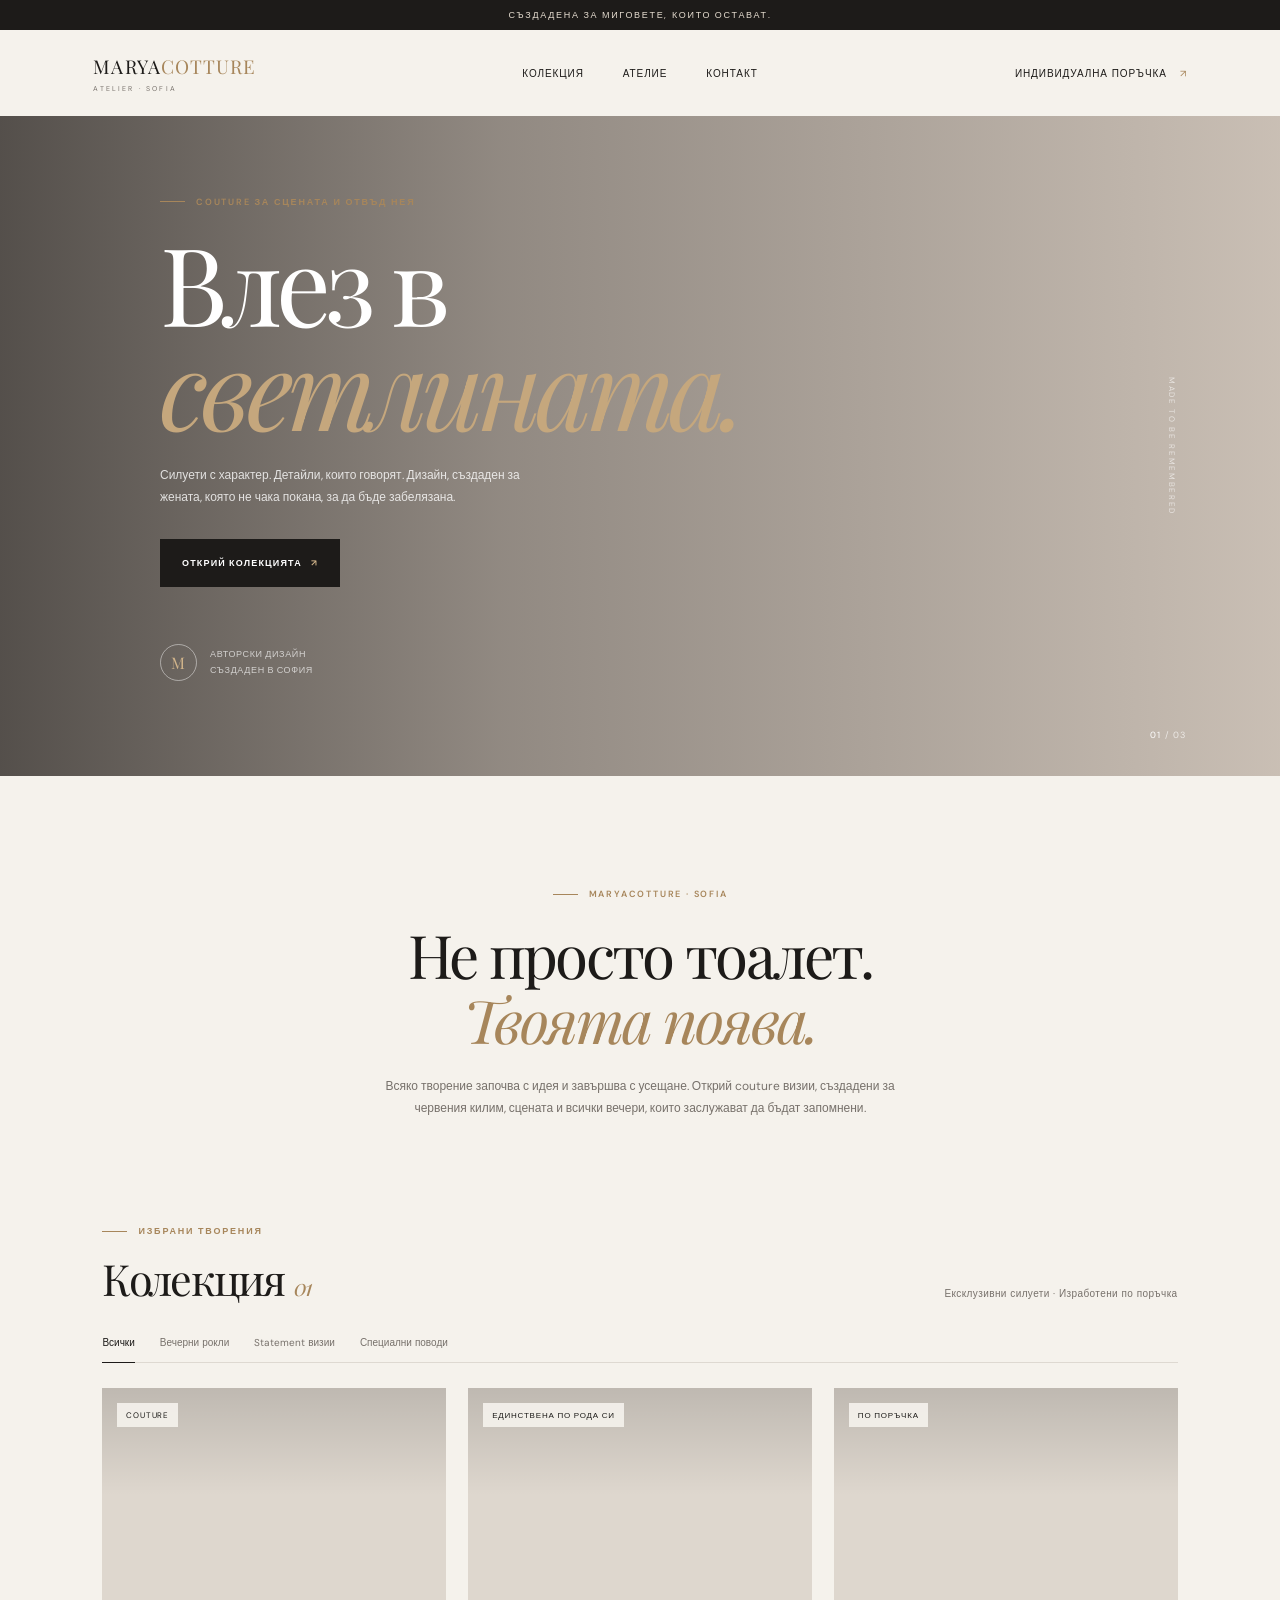
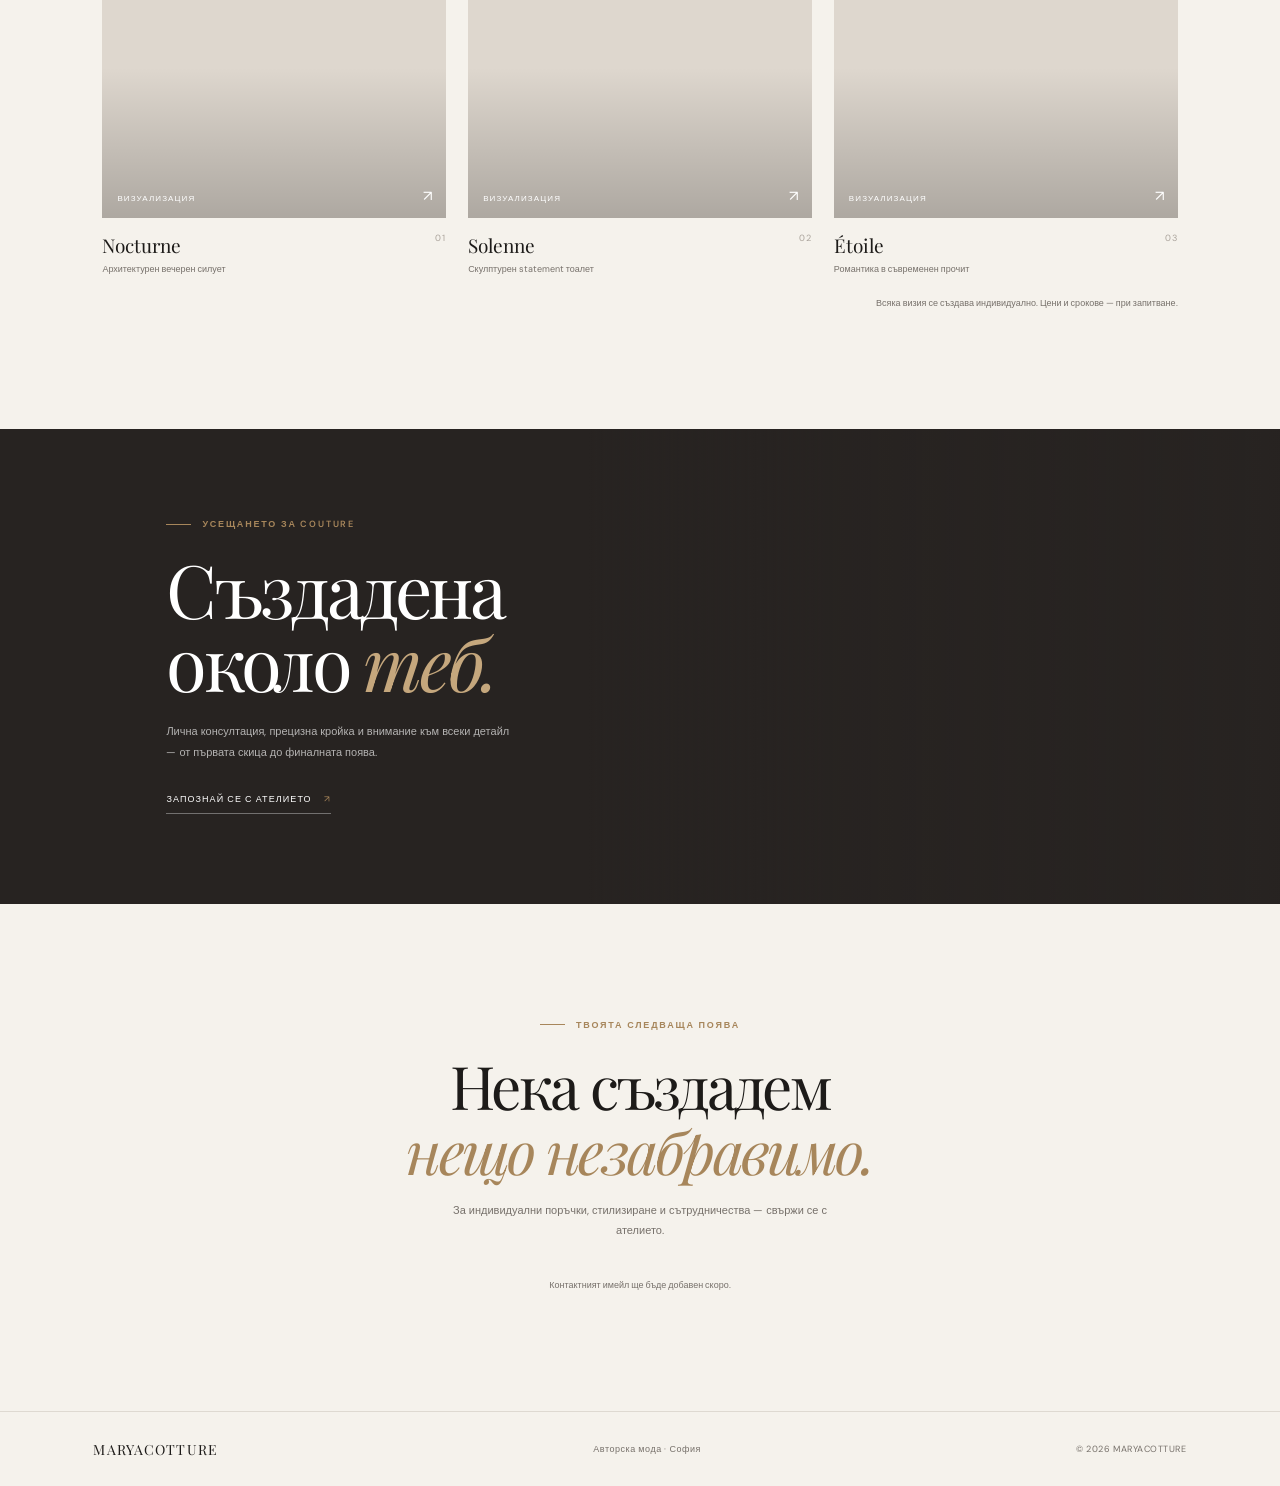
<file: maryacotture/index.html>
<!doctype html>
<html lang="bg">
  <head>
    <meta charset="UTF-8">
    <meta name="viewport" content="width=device-width, initial-scale=1">
    <meta name="theme-color" content="#f5f2ec">
    <meta
      name="description"
      content="MARYACOTTURE — авторска couture мода за червения килим и специалните моменти."
    >
    <title>MARYACOTTURE — Couture, made to be remembered</title>
    <link rel="preconnect" href="https://fonts.googleapis.com">
    <link rel="preconnect" href="https://fonts.gstatic.com" crossorigin>
    <link
      href="https://fonts.googleapis.com/css2?family=DM+Sans:wght@400;500;600;700&family=Playfair+Display:wght@400;500;600&display=swap"
      rel="stylesheet"
    >
    <link rel="stylesheet" href="styles.css">
    <script src="script.js" defer></script>
  </head>
  <body>
    <div class="announcement">Създадена за миговете, които остават.</div>

    <header class="site-header">
      <a class="wordmark" href="#home" aria-label="MARYACOTTURE — начало">
        <span class="wordmark-name">MARYA<span class="wordmark-accent">COTTURE</span></span>
        <span class="wordmark-caption">ATELIER · SOFIA</span>
      </a>

      <button class="menu-toggle" type="button" aria-expanded="false" aria-controls="primary-nav">
        <span></span>
        <span></span>
        <span class="visually-hidden">Отвори менюто</span>
      </button>

      <nav class="primary-nav" id="primary-nav" aria-label="Основна навигация">
        <a href="#collection">Колекция</a>
        <a href="#atelier">Ателие</a>
        <a href="#contact">Контакт</a>
      </nav>
      <a class="header-cta" href="#contact">Индивидуална поръчка <span aria-hidden="true">↗</span></a>
    </header>

    <main>
      <section class="hero" id="home">
        <div class="hero-image" role="img" aria-label="Моден портрет в couture рокля"></div>
        <div class="hero-copy">
          <p class="eyebrow"><span></span> Couture за сцената и отвъд нея</p>
          <h1>Влез в<br><em>светлината.</em></h1>
          <p class="hero-description">
            Силуети с характер. Детайли, които говорят. Дизайн, създаден за жената,
            която не чака покана, за да бъде забелязана.
          </p>
          <a class="button button-dark" href="#collection">Открий колекцията <span aria-hidden="true">↗</span></a>
          <div class="hero-note">
            <span class="hero-note-mark">M</span>
            <span>Авторски дизайн<br>създаден в София</span>
          </div>
        </div>
        <div class="hero-index"><span>01</span> / 03</div>
        <span class="hero-side-label">MADE TO BE REMEMBERED</span>
      </section>

      <section class="intro section-wrap">
        <p class="eyebrow"><span></span> MARYACOTTURE · SOFIA</p>
        <h2>Не просто тоалет.<br><em>Твоята поява.</em></h2>
        <p class="intro-text">
          Всяко творение започва с идея и завършва с усещане. Открий couture визии,
          създадени за червения килим, сцената и всички вечери, които заслужават
          да бъдат запомнени.
        </p>
      </section>

      <section class="collection section-wrap" id="collection">
        <div class="section-heading">
          <div>
            <p class="eyebrow"><span></span> Избрани творения</p>
            <h2>Колекция <em>01</em></h2>
          </div>
          <p class="section-aside">Ексклузивни силуети · Изработени по поръчка</p>
        </div>

        <div class="filters" role="group" aria-label="Филтрирай колекцията">
          <button class="filter-button is-active" type="button" data-filter="all" aria-pressed="true">Всички</button>
          <button class="filter-button" type="button" data-filter="gowns" aria-pressed="false">Вечерни рокли</button>
          <button class="filter-button" type="button" data-filter="statement" aria-pressed="false">Statement визии</button>
          <button class="filter-button" type="button" data-filter="bridal" aria-pressed="false">Специални поводи</button>
        </div>

        <div class="product-grid">
          <article class="product-card" data-category="gowns">
            <a class="product-image image-one" href="#contact" aria-label="Запитване за рокля Nocturne">
              <span class="product-tag">Couture</span>
              <span class="image-caption">Визуализация</span>
              <span class="product-arrow" aria-hidden="true">↗</span>
            </a>
            <div class="product-details">
              <div><h3>Nocturne</h3><p>Архитектурен вечерен силует</p></div>
              <span class="product-number">01</span>
            </div>
          </article>
          <article class="product-card" data-category="statement">
            <a class="product-image image-two" href="#contact" aria-label="Запитване за визия Solenne">
              <span class="product-tag">Единствена по рода си</span>
              <span class="image-caption">Визуализация</span>
              <span class="product-arrow" aria-hidden="true">↗</span>
            </a>
            <div class="product-details">
              <div><h3>Solenne</h3><p>Скулптурен statement тоалет</p></div>
              <span class="product-number">02</span>
            </div>
          </article>
          <article class="product-card" data-category="bridal">
            <a class="product-image image-three" href="#contact" aria-label="Запитване за рокля Étoile">
              <span class="product-tag">По поръчка</span>
              <span class="image-caption">Визуализация</span>
              <span class="product-arrow" aria-hidden="true">↗</span>
            </a>
            <div class="product-details">
              <div><h3>Étoile</h3><p>Романтика в съвременен прочит</p></div>
              <span class="product-number">03</span>
            </div>
          </article>
        </div>
        <p class="collection-note">Всяка визия се създава индивидуално. Цени и срокове — при запитване.</p>
      </section>

      <section class="atelier-banner" id="atelier">
        <div class="atelier-image" role="img" aria-label="Детайл от авторски моден дизайн"></div>
        <div class="atelier-copy">
          <p class="eyebrow"><span></span> Усещането за couture</p>
          <h2>Създадена<br>около <em>теб.</em></h2>
          <p>Лична консултация, прецизна кройка и внимание към всеки детайл — от първата скица до финалната поява.</p>
          <a class="text-link" href="#contact">Запознай се с ателието <span aria-hidden="true">↗</span></a>
        </div>
      </section>

      <section class="contact section-wrap" id="contact">
        <p class="eyebrow"><span></span> Твоята следваща поява</p>
        <h2>Нека създадем<br><em>нещо незабравимо.</em></h2>
        <p>За индивидуални поръчки, стилизиране и сътрудничества — свържи се с ателието.</p>
        <span class="contact-note">Контактният имейл ще бъде добавен скоро.</span>
      </section>
    </main>

    <footer class="site-footer">
      <a class="footer-wordmark" href="#home">MARYACOTTURE</a>
      <span>Авторска мода · София</span>
      <span>© <span id="current-year"></span> MARYACOTTURE</span>
    </footer>
  </body>
</html>
</file>
<file: maryacotture/styles.css>
:root {
  color-scheme: light;
  --paper: #f5f2ec;
  --ink: #1d1b19;
  --muted: #77716b;
  --line: #ded9d1;
  --gold: #a7865b;
  --serif: "Playfair Display", Georgia, serif;
  --sans: "DM Sans", Arial, sans-serif;
}

* {
  box-sizing: border-box;
}

html {
  scroll-behavior: smooth;
}

body {
  margin: 0;
  background: var(--paper);
  color: var(--ink);
  font-family: var(--sans);
  -webkit-font-smoothing: antialiased;
}

a {
  color: inherit;
  text-decoration: none;
}

button {
  color: inherit;
  font: inherit;
}

.announcement {
  display: flex;
  min-height: 30px;
  align-items: center;
  justify-content: center;
  background: var(--ink);
  color: #e6ddd0;
  font-size: 9px;
  letter-spacing: .19em;
  text-transform: uppercase;
}

.site-header {
  position: relative;
  z-index: 5;
  display: grid;
  min-height: 86px;
  grid-template-columns: 1fr auto 1fr;
  align-items: center;
  padding: 0 7.3%;
  background: var(--paper);
}

.wordmark {
  display: inline-flex;
  width: fit-content;
  flex-direction: column;
  gap: 5px;
}

.wordmark-name {
  font-family: var(--serif);
  font-size: 19px;
  letter-spacing: .055em;
}

.wordmark-accent {
  color: var(--gold);
}

.wordmark-caption {
  color: var(--muted);
  font-size: 7px;
  letter-spacing: .31em;
}

.primary-nav {
  display: flex;
  align-items: center;
  gap: 39px;
}

.primary-nav a,
.header-cta {
  font-size: 10px;
  letter-spacing: .09em;
  text-transform: uppercase;
}

.primary-nav a {
  transition: color .2s ease;
}

.primary-nav a:hover,
.text-link:hover {
  color: var(--gold);
}

.header-cta {
  justify-self: end;
}

.header-cta span,
.button span,
.text-link span {
  margin-left: 9px;
  color: var(--gold);
}

.menu-toggle,
.visually-hidden {
  display: none;
}

.hero {
  position: relative;
  display: flex;
  min-height: min(660px, calc(100svh - 116px));
  align-items: center;
  overflow: hidden;
  background: #d3c8bd;
}

.hero-image,
.atelier-image {
  position: absolute;
  inset: 0;
  background-position: center 38%;
  background-size: cover;
}

.hero-image {
  background-image:
    linear-gradient(90deg, rgba(22, 20, 19, .67) 0%, rgba(22, 20, 19, .35) 39%, rgba(22, 20, 19, .05) 100%),
    url("https://images.unsplash.com/photo-1539109136881-3be0616acf4b?auto=format&fit=crop&w=2200&q=85");
  background-position: center 36%;
}

.hero-copy {
  position: relative;
  z-index: 1;
  width: min(590px, 55%);
  margin-left: 12.5%;
  padding: 65px 0 80px;
  color: #fff;
}

.eyebrow {
  display: flex;
  align-items: center;
  gap: 11px;
  margin: 0 0 22px;
  color: var(--gold);
  font-size: 9px;
  font-weight: 600;
  letter-spacing: .2em;
  text-transform: uppercase;
}

.eyebrow span {
  width: 25px;
  height: 1px;
  background: currentColor;
}

.hero h1,
.intro h2,
.section-heading h2,
.atelier-copy h2,
.contact h2 {
  margin: 0;
  font-family: var(--serif);
  font-weight: 400;
}

.hero h1 {
  font-size: clamp(62px, 8.5vw, 112px);
  letter-spacing: -.055em;
  line-height: .96;
}

.hero h1 em,
.intro h2 em,
.section-heading h2 em,
.atelier-copy h2 em,
.contact h2 em {
  color: #c5a77d;
  font-weight: 400;
}

.hero-description {
  max-width: 370px;
  margin: 25px 0 30px;
  color: rgba(255, 255, 255, .8);
  font-size: 12px;
  line-height: 1.9;
}

.button {
  display: inline-flex;
  min-height: 48px;
  align-items: center;
  justify-content: center;
  padding: 0 22px;
  font-size: 9px;
  font-weight: 600;
  letter-spacing: .13em;
  text-transform: uppercase;
  transition: background .2s ease, color .2s ease;
}

.button-dark {
  background: var(--ink);
  color: #fff;
}

.button-dark:hover {
  background: var(--gold);
}

.button-dark span {
  color: #d2b58b;
}

.hero-note {
  display: flex;
  align-items: center;
  gap: 13px;
  margin-top: 57px;
  color: rgba(255, 255, 255, .68);
  font-size: 9px;
  letter-spacing: .07em;
  line-height: 1.7;
  text-transform: uppercase;
}

.hero-note-mark {
  display: grid;
  width: 37px;
  height: 37px;
  place-items: center;
  border: 1px solid rgba(255, 255, 255, .45);
  border-radius: 50%;
  color: #d2b58b;
  font-family: var(--serif);
  font-size: 16px;
}

.hero-index {
  position: absolute;
  right: 7.3%;
  bottom: 35px;
  color: rgba(255, 255, 255, .7);
  font-size: 9px;
  letter-spacing: .14em;
}

.hero-index span {
  color: #fff;
}

.hero-side-label {
  position: absolute;
  top: 50%;
  right: 3%;
  color: rgba(255, 255, 255, .63);
  font-size: 8px;
  letter-spacing: .21em;
  transform: translateY(-50%) rotate(90deg);
  transform-origin: center;
}

.section-wrap {
  width: min(1120px, 84%);
  margin: 0 auto;
}

.intro {
  display: flex;
  flex-direction: column;
  align-items: center;
  padding: 112px 0 105px;
  text-align: center;
}

.intro .eyebrow {
  justify-content: center;
}

.intro h2,
.contact h2 {
  font-size: clamp(40px, 5vw, 60px);
  letter-spacing: -.045em;
  line-height: 1.08;
}

.intro h2 em {
  color: var(--gold);
}

.intro-text {
  max-width: 520px;
  margin: 23px 0 0;
  color: var(--muted);
  font-size: 12px;
  line-height: 1.9;
}

.collection {
  padding-bottom: 120px;
}

.section-heading {
  display: flex;
  align-items: end;
  justify-content: space-between;
  margin-bottom: 29px;
}

.section-heading .eyebrow {
  margin-bottom: 12px;
}

.section-heading h2 {
  font-size: 43px;
  letter-spacing: -.04em;
}

.section-heading h2 em {
  color: var(--gold);
  font-size: 23px;
}

.section-aside {
  margin: 0 0 7px;
  color: var(--muted);
  font-size: 10px;
  letter-spacing: .04em;
}

.filters {
  display: flex;
  gap: 25px;
  margin-bottom: 25px;
  border-bottom: 1px solid var(--line);
}

.filter-button {
  position: relative;
  padding: 0 0 13px;
  border: 0;
  background: transparent;
  color: var(--muted);
  cursor: pointer;
  font-size: 10px;
  transition: color .2s ease;
}

.filter-button::after {
  position: absolute;
  right: 0;
  bottom: -1px;
  left: 0;
  height: 1px;
  background: var(--ink);
  content: "";
  transform: scaleX(0);
  transition: transform .2s ease;
}

.filter-button:hover,
.filter-button.is-active {
  color: var(--ink);
}

.filter-button.is-active::after {
  transform: scaleX(1);
}

.product-grid {
  display: grid;
  grid-template-columns: repeat(3, minmax(0, 1fr));
  gap: 22px;
}

.product-card[hidden] {
  display: none;
}

.product-image {
  position: relative;
  display: block;
  overflow: hidden;
  aspect-ratio: 4 / 5;
  background-color: #ded7ce;
  background-position: center;
  background-size: cover;
}

.product-image::after {
  position: absolute;
  inset: 0;
  background: linear-gradient(180deg, rgba(0, 0, 0, .14), transparent 25%, transparent 65%, rgba(0, 0, 0, .22));
  content: "";
}

.image-one {
  background-image: url("https://images.unsplash.com/photo-1566174053879-31528523f8ae?auto=format&fit=crop&w=900&q=80");
}

.image-two {
  background-image: url("https://images.unsplash.com/photo-1595777457583-95e059d581b8?auto=format&fit=crop&w=900&q=80");
}

.image-three {
  background-image: url("https://images.unsplash.com/photo-1515886657613-9f3515b0c78f?auto=format&fit=crop&w=900&q=80");
}

.product-tag,
.image-caption,
.product-arrow {
  position: absolute;
  z-index: 1;
}

.product-tag {
  top: 15px;
  left: 15px;
  padding: 7px 9px;
  background: rgba(245, 242, 236, .93);
  font-size: 8px;
  letter-spacing: .1em;
  text-transform: uppercase;
}

.image-caption {
  bottom: 15px;
  left: 15px;
  color: #fff;
  font-size: 8px;
  letter-spacing: .14em;
  text-transform: uppercase;
}

.product-arrow {
  right: 14px;
  bottom: 12px;
  color: #fff;
  font-size: 15px;
  transition: transform .2s ease;
}

.product-image:hover .product-arrow {
  transform: translate(3px, -3px);
}

.product-details {
  display: flex;
  align-items: start;
  justify-content: space-between;
  padding-top: 14px;
}

.product-details h3 {
  margin: 0;
  font-family: var(--serif);
  font-size: 19px;
  font-weight: 400;
}

.product-details p {
  margin: 5px 0 0;
  color: var(--muted);
  font-size: 9px;
}

.product-number {
  color: #aaa39b;
  font-size: 9px;
  letter-spacing: .1em;
}

.collection-note {
  margin: 22px 0 0;
  color: var(--muted);
  font-size: 9px;
  text-align: right;
}

.atelier-banner {
  position: relative;
  display: flex;
  min-height: 475px;
  align-items: center;
  overflow: hidden;
  background: #272321;
  color: #fff;
}

.atelier-image {
  left: 46%;
  background-image:
    linear-gradient(90deg, #272321 0%, rgba(39, 35, 33, .3) 34%, rgba(39, 35, 33, .02) 100%),
    url("https://images.unsplash.com/photo-1529139574466-a303027c1d8b?auto=format&fit=crop&w=1600&q=80");
  background-position: center 42%;
}

.atelier-copy {
  position: relative;
  z-index: 1;
  width: min(480px, 42%);
  margin-left: 13%;
  padding: 70px 0;
}

.atelier-copy h2 {
  font-size: clamp(48px, 6vw, 74px);
  letter-spacing: -.05em;
  line-height: .99;
}

.atelier-copy > p:not(.eyebrow) {
  max-width: 350px;
  margin: 22px 0 24px;
  color: rgba(255, 255, 255, .65);
  font-size: 11px;
  line-height: 1.9;
}

.text-link {
  display: inline-block;
  padding-bottom: 8px;
  border-bottom: 1px solid rgba(255, 255, 255, .35);
  font-size: 9px;
  letter-spacing: .12em;
  text-transform: uppercase;
  transition: color .2s ease;
}

.contact {
  display: flex;
  flex-direction: column;
  align-items: center;
  padding: 115px 0 120px;
  text-align: center;
}

.contact .eyebrow {
  justify-content: center;
}

.contact h2 em {
  color: var(--gold);
}

.contact > p:not(.eyebrow) {
  max-width: 420px;
  margin: 19px 0 25px;
  color: var(--muted);
  font-size: 11px;
  line-height: 1.8;
}

.contact-note {
  margin-top: 13px;
  color: var(--muted);
  font-size: 9px;
}

.site-footer {
  display: flex;
  min-height: 75px;
  align-items: center;
  justify-content: space-between;
  padding: 0 7.3%;
  border-top: 1px solid var(--line);
  color: var(--muted);
  font-size: 9px;
  letter-spacing: .06em;
}

.footer-wordmark {
  color: var(--ink);
  font-family: var(--serif);
  font-size: 14px;
  letter-spacing: .08em;
}

@media (max-width: 760px) {
  .site-header {
    min-height: 72px;
    grid-template-columns: 1fr auto;
    padding: 0 6%;
  }

  .wordmark-name {
    font-size: 17px;
  }

  .menu-toggle {
    display: flex;
    width: 38px;
    height: 38px;
    flex-direction: column;
    align-items: center;
    justify-content: center;
    gap: 5px;
    border: 0;
    background: transparent;
    cursor: pointer;
  }

  .menu-toggle span:not(.visually-hidden) {
    width: 20px;
    height: 1px;
    background: var(--ink);
  }

  .visually-hidden {
    position: absolute;
    width: 1px;
    height: 1px;
    overflow: hidden;
    clip: rect(0, 0, 0, 0);
    white-space: nowrap;
  }

  .primary-nav {
    position: absolute;
    top: 100%;
    right: 0;
    left: 0;
    display: none;
    flex-direction: column;
    align-items: stretch;
    gap: 0;
    padding: 8px 6% 18px;
    background: var(--paper);
    box-shadow: 0 12px 18px rgba(0, 0, 0, .06);
  }

  .primary-nav.is-open {
    display: flex;
  }

  .primary-nav a {
    padding: 13px 0;
    border-top: 1px solid var(--line);
  }

  .header-cta {
    display: none;
  }

  .hero {
    min-height: 670px;
    align-items: end;
  }

  .hero-image {
    background-position: 58% center;
  }

  .hero-copy {
    width: 87%;
    margin: 0 0 0 7%;
    padding: 85px 0 73px;
  }

  .hero h1 {
    font-size: clamp(66px, 15vw, 94px);
  }

  .hero-description {
    max-width: 330px;
    font-size: 11px;
  }

  .hero-note {
    margin-top: 35px;
  }

  .hero-side-label {
    display: none;
  }

  .hero-index {
    right: 7%;
    bottom: 25px;
  }

  .section-wrap {
    width: 86%;
  }

  .intro {
    padding: 83px 0 78px;
  }

  .intro h2,
  .contact h2 {
    font-size: clamp(38px, 10vw, 54px);
  }

  .intro-text {
    font-size: 11px;
  }

  .collection {
    padding-bottom: 82px;
  }

  .section-heading {
    align-items: start;
    flex-direction: column;
    gap: 9px;
  }

  .section-heading h2 {
    font-size: 38px;
  }

  .section-aside {
    margin: 0;
  }

  .filters {
    gap: 20px;
    overflow-x: auto;
    scrollbar-width: none;
  }

  .filters::-webkit-scrollbar {
    display: none;
  }

  .filter-button {
    flex: 0 0 auto;
    font-size: 9px;
  }

  .product-grid {
    grid-template-columns: repeat(2, minmax(0, 1fr));
    gap: 23px 13px;
  }

  .product-tag {
    top: 9px;
    left: 8px;
    padding: 6px;
    font-size: 7px;
  }

  .product-details h3 {
    font-size: 17px;
  }

  .product-details p {
    max-width: 135px;
    line-height: 1.5;
  }

  .collection-note {
    line-height: 1.7;
    text-align: left;
  }

  .atelier-banner {
    min-height: 570px;
    align-items: end;
  }

  .atelier-image {
    inset: 0;
    background-image:
      linear-gradient(0deg, #272321 0%, rgba(39, 35, 33, .76) 40%, rgba(39, 35, 33, .05) 100%),
      url("https://images.unsplash.com/photo-1529139574466-a303027c1d8b?auto=format&fit=crop&w=1200&q=80");
    background-position: 58% center;
  }

  .atelier-copy {
    width: 86%;
    margin-left: 7%;
    padding: 30px 0 58px;
  }

  .atelier-copy h2 {
    font-size: 58px;
  }

  .contact {
    padding: 86px 0 90px;
  }

  .site-footer {
    min-height: 88px;
    flex-wrap: wrap;
    gap: 8px 18px;
    padding: 18px 6%;
    font-size: 8px;
  }
}

@media (max-width: 390px) {
  .announcement {
    font-size: 8px;
    letter-spacing: .13em;
  }

  .hero h1 {
    font-size: 62px;
  }

  .product-grid {
    gap: 20px 10px;
  }
}

@media (prefers-reduced-motion: reduce) {
  *,
  *::before,
  *::after {
    scroll-behavior: auto !important;
    transition-duration: .01ms !important;
  }
}
</file>
